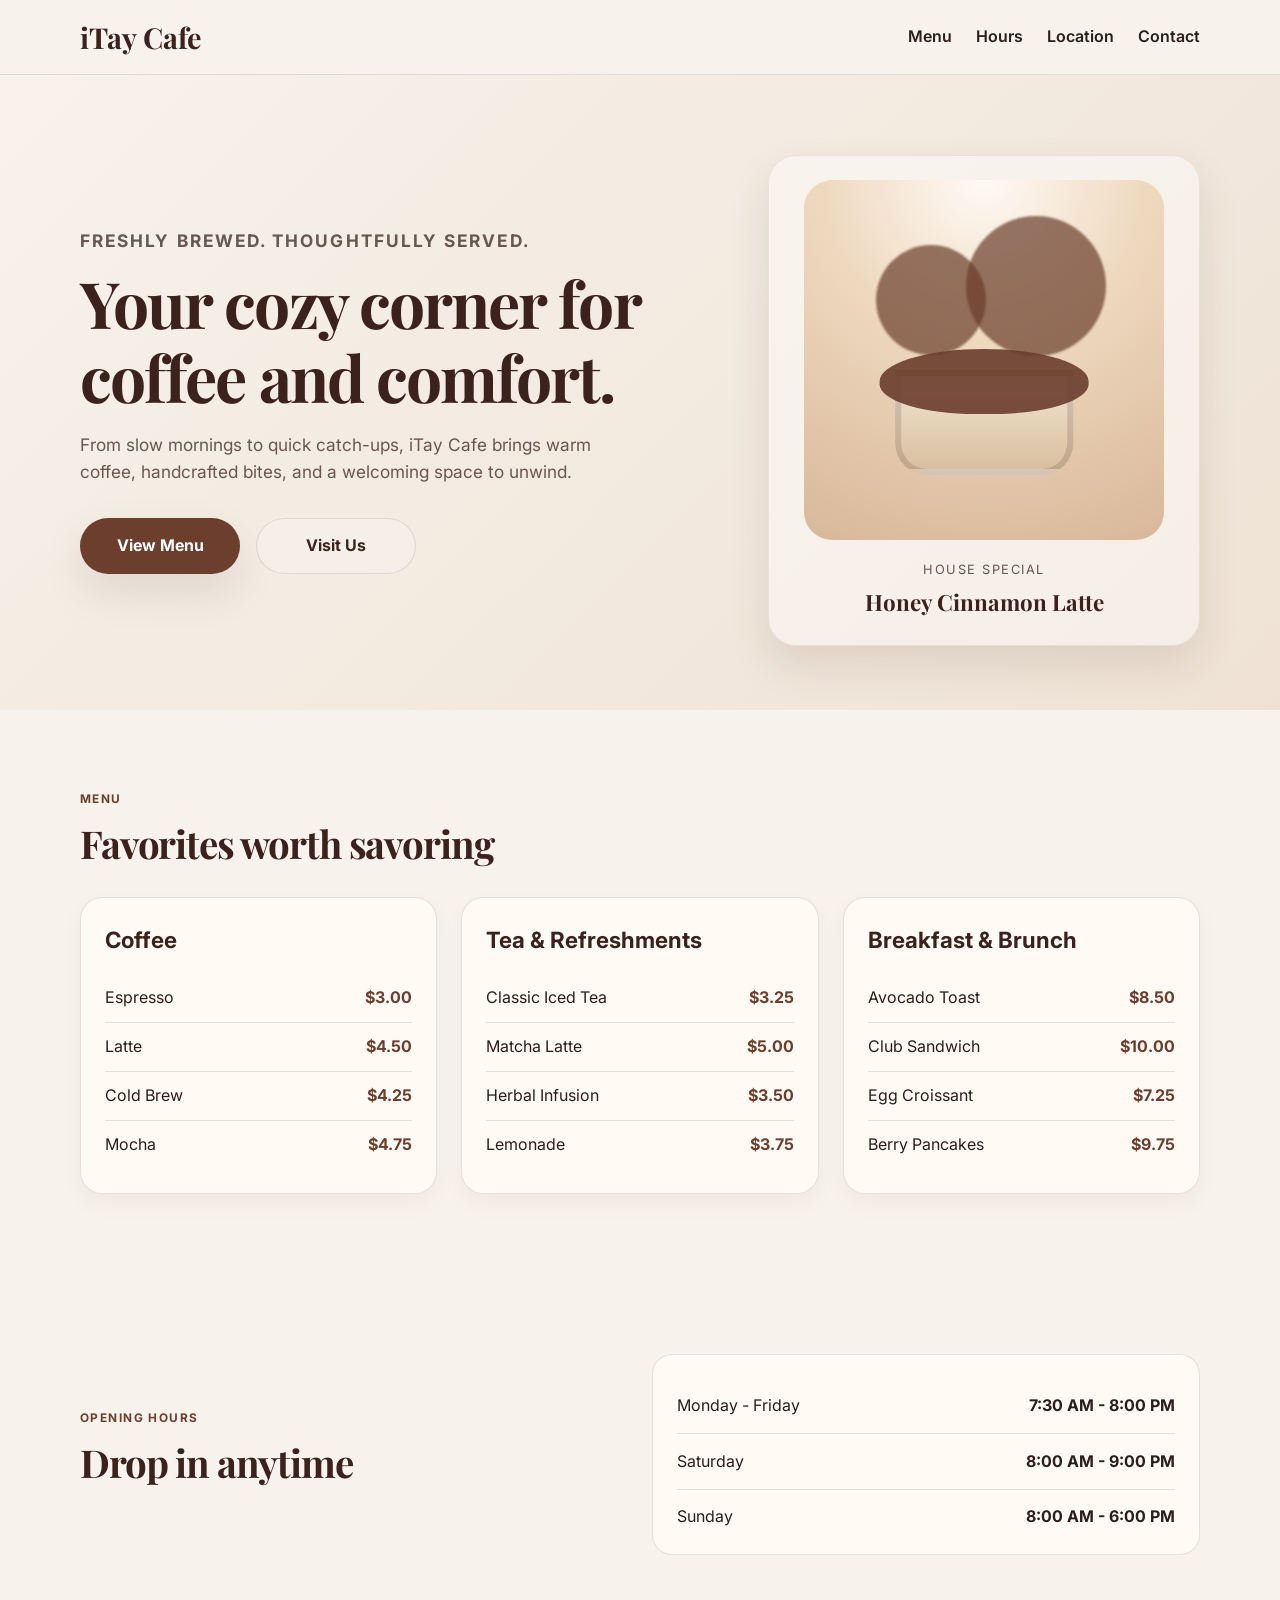
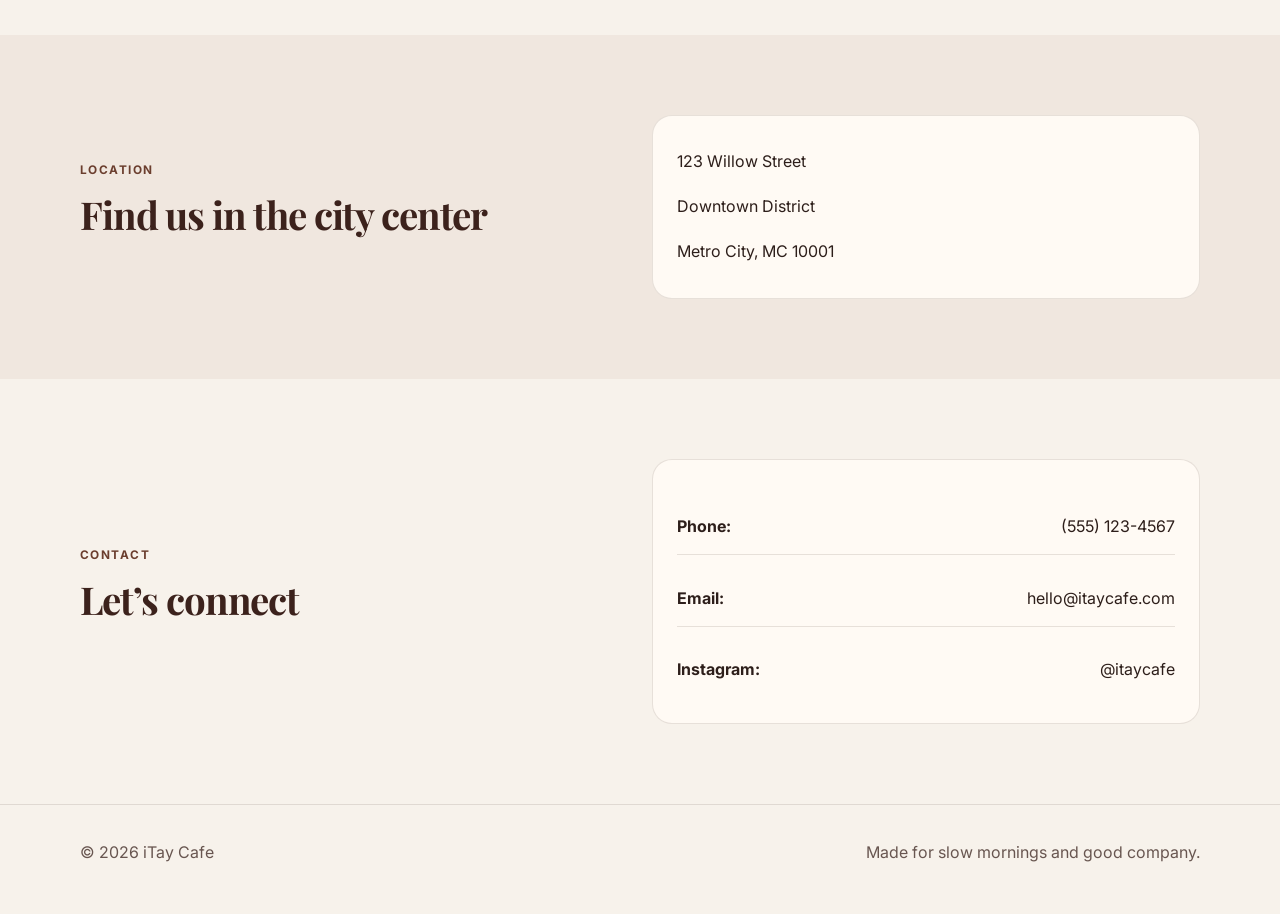
<file: .freebuff/index.html>
<!DOCTYPE html>
<html lang="en">
  <head>
    <meta charset="UTF-8" />
    <meta name="viewport" content="width=device-width, initial-scale=1.0" />
    <title>iTay Cafe</title>
    <meta
      name="description"
      content="iTay Cafe serves fresh coffee, brunch favorites, and cozy vibes in the heart of the city."
    />
    <link rel="preconnect" href="https://fonts.googleapis.com" />
    <link rel="preconnect" href="https://fonts.gstatic.com" crossorigin />
    <link
      href="https://fonts.googleapis.com/css2?family=Playfair+Display:wght@600;700&family=Inter:wght@400;500;600;700&display=swap"
      rel="stylesheet"
    />
    <link rel="stylesheet" href="styles.css" />
  </head>
  <body>
    <header class="site-header">
      <div class="container nav-bar">
        <div class="brand">iTay Cafe</div>
        <nav class="main-nav" aria-label="Main navigation">
          <a href="#menu">Menu</a>
          <a href="#hours">Hours</a>
          <a href="#location">Location</a>
          <a href="#contact">Contact</a>
        </nav>
      </div>
    </header>

    <main>
      <section class="hero">
        <div class="container hero-content">
          <div class="hero-copy">
            <p class="eyebrow">Freshly brewed. Thoughtfully served.</p>
            <h1>Your cozy corner for coffee and comfort.</h1>
            <p>
              From slow mornings to quick catch-ups, iTay Cafe brings warm coffee,
              handcrafted bites, and a welcoming space to unwind.
            </p>
            <div class="hero-actions">
              <a class="button primary" href="#menu">View Menu</a>
              <a class="button secondary" href="#location">Visit Us</a>
            </div>
          </div>
          <div class="hero-card" aria-label="Specialty coffee display">
            <div class="cup-art">
              <div class="coffee-splash splash-one"></div>
              <div class="coffee-splash splash-two"></div>
            </div>
            <div class="card-text">
              <span>House Special</span>
              <strong>Honey Cinnamon Latte</strong>
            </div>
          </div>
        </div>
      </section>

      <section id="menu" class="menu-section">
        <div class="container">
          <div class="section-heading">
            <p class="eyebrow">Menu</p>
            <h2>Favorites worth savoring</h2>
          </div>

          <div class="menu-grid">
            <article class="menu-card">
              <h3>Coffee</h3>
              <ul>
                <li><span>Espresso</span><strong>$3.00</strong></li>
                <li><span>Latte</span><strong>$4.50</strong></li>
                <li><span>Cold Brew</span><strong>$4.25</strong></li>
                <li><span>Mocha</span><strong>$4.75</strong></li>
              </ul>
            </article>

            <article class="menu-card">
              <h3>Tea &amp; Refreshments</h3>
              <ul>
                <li><span>Classic Iced Tea</span><strong>$3.25</strong></li>
                <li><span>Matcha Latte</span><strong>$5.00</strong></li>
                <li><span>Herbal Infusion</span><strong>$3.50</strong></li>
                <li><span>Lemonade</span><strong>$3.75</strong></li>
              </ul>
            </article>

            <article class="menu-card">
              <h3>Breakfast &amp; Brunch</h3>
              <ul>
                <li><span>Avocado Toast</span><strong>$8.50</strong></li>
                <li><span>Club Sandwich</span><strong>$10.00</strong></li>
                <li><span>Egg Croissant</span><strong>$7.25</strong></li>
                <li><span>Berry Pancakes</span><strong>$9.75</strong></li>
              </ul>
            </article>
          </div>
        </div>
      </section>

      <section id="hours" class="info-section">
        <div class="container info-grid">
          <div>
            <p class="eyebrow">Opening Hours</p>
            <h2>Drop in anytime</h2>
          </div>
          <ul class="hours-list">
            <li><span>Monday - Friday</span><strong>7:30 AM - 8:00 PM</strong></li>
            <li><span>Saturday</span><strong>8:00 AM - 9:00 PM</strong></li>
            <li><span>Sunday</span><strong>8:00 AM - 6:00 PM</strong></li>
          </ul>
        </div>
      </section>

      <section id="location" class="info-section alt">
        <div class="container info-grid">
          <div>
            <p class="eyebrow">Location</p>
            <h2>Find us in the city center</h2>
          </div>
          <div class="location-box">
            <p>123 Willow Street</p>
            <p>Downtown District</p>
            <p>Metro City, MC 10001</p>
          </div>
        </div>
      </section>

      <section id="contact" class="contact-section">
        <div class="container contact-wrap">
          <div>
            <p class="eyebrow">Contact</p>
            <h2>Let’s connect</h2>
          </div>
          <div class="contact-items">
            <p><strong>Phone:</strong> (555) 123-4567</p>
            <p><strong>Email:</strong> hello@itaycafe.com</p>
            <p><strong>Instagram:</strong> @itaycafe</p>
          </div>
        </div>
      </section>
    </main>

    <footer class="site-footer">
      <div class="container footer-inner">
        <p>© 2026 iTay Cafe</p>
        <p>Made for slow mornings and good company.</p>
      </div>
    </footer>
  </body>
</html>
</file>
<file: .freebuff/styles.css>
:root {
  --bg: #f7f2eb;
  --card: #fffaf4;
  --panel: #f1e3d2;
  --primary: #6b3e2e;
  --primary-dark: #3c221c;
  --accent: #d08d5f;
  --text: #2d1e1a;
  --muted: #685650;
  --line: rgba(58, 34, 28, 0.12);
  --shadow: 0 18px 40px rgba(76, 52, 42, 0.12);
}

* {
  box-sizing: border-box;
}

html {
  scroll-behavior: smooth;
}

body {
  margin: 0;
  font-family: "Inter", sans-serif;
  background: var(--bg);
  color: var(--text);
  line-height: 1.6;
}

img {
  max-width: 100%;
  display: block;
}

a {
  text-decoration: none;
}

.container {
  width: min(1120px, calc(100% - 2rem));
  margin: 0 auto;
}

.site-header {
  position: sticky;
  top: 0;
  z-index: 20;
  background: rgba(247, 242, 235, 0.9);
  backdrop-filter: blur(12px);
  border-bottom: 1px solid var(--line);
}

.nav-bar {
  display: flex;
  align-items: center;
  justify-content: space-between;
  min-height: 74px;
}

.brand {
  font-family: "Playfair Display", serif;
  font-size: clamp(1.8rem, 2vw, 2.4rem);
  color: var(--primary-dark);
  font-weight: 700;
}

.main-nav {
  display: flex;
  gap: 1.5rem;
  flex-wrap: wrap;
}

.main-nav a {
  color: var(--text);
  font-weight: 600;
}

.hero {
  padding: 5rem 0 4rem;
  background: linear-gradient(135deg, #f7f2eb 0%, #efe2d5 100%);
}

.hero-content {
  display: grid;
  grid-template-columns: 1.2fr 0.8fr;
  align-items: center;
  gap: 2.5rem;
}

.eyebrow {
  margin: 0 0 0.75rem;
  color: var(--primary);
  letter-spacing: 0.12em;
  text-transform: uppercase;
  font-size: 0.74rem;
  font-weight: 700;
}

.hero-copy h1,
.section-heading h2,
.info-grid h2,
.contact-wrap h2 {
  margin: 0 0 1rem;
  font-family: "Playfair Display", serif;
  line-height: 1.15;
  letter-spacing: -0.03em;
  color: var(--primary-dark);
}

.hero-copy h1 {
  font-size: clamp(2.8rem, 5vw, 5rem);
  max-width: 620px;
}

.hero-copy p {
  max-width: 540px;
  color: var(--muted);
  font-size: 1.08rem;
}

.hero-actions {
  display: flex;
  gap: 1rem;
  flex-wrap: wrap;
  margin-top: 2rem;
}

.button {
  display: inline-flex;
  align-items: center;
  justify-content: center;
  min-width: 160px;
  padding: 0.9rem 1.5rem;
  border-radius: 999px;
  font-weight: 700;
  transition: transform 0.2s ease, box-shadow 0.2s ease;
}

.button:hover {
  transform: translateY(-1px);
}

.button.primary {
  background: var(--primary);
  color: #fff;
  box-shadow: var(--shadow);
}

.button.secondary {
  color: var(--primary-dark);
  border: 1px solid var(--line);
  background: rgba(255, 255, 255, 0.2);
}

.hero-card {
  background: rgba(255, 255, 255, 0.42);
  border: 1px solid rgba(116, 84, 71, 0.1);
  border-radius: 28px;
  padding: 1.5rem;
  box-shadow: var(--shadow);
}

.cup-art {
  position: relative;
  width: min(100%, 360px);
  aspect-ratio: 1;
  margin: 0 auto 1.25rem;
  border-radius: 28px;
  background: radial-gradient(circle at top, #fffaf5 0%, #eed9bf 40%, #d9b799 100%);
  overflow: hidden;
}

.cup-art::before {
  content: "";
  position: absolute;
  left: 50%;
  bottom: 18%;
  width: 46%;
  height: 26%;
  transform: translateX(-50%);
  background: linear-gradient(180deg, #f2e5d3 0%, #d9bf9f 100%);
  border-radius: 0 0 32px 32px;
  border: 6px solid rgba(87, 59, 47, 0.18);
}

.cup-art::after {
  content: "";
  position: absolute;
  left: 50%;
  bottom: 35%;
  width: 58%;
  height: 18%;
  transform: translateX(-50%);
  background: rgba(107, 62, 46, 0.9);
  border-radius: 50% 50% 46% 46%;
}

.coffee-splash {
  position: absolute;
  background: rgba(106, 62, 43, 0.7);
  border-radius: 50%;
  filter: blur(1px);
}

.splash-one {
  width: 110px;
  height: 110px;
  top: 18%;
  left: 20%;
}

.splash-two {
  width: 140px;
  height: 140px;
  top: 10%;
  right: 16%;
}

.card-text {
  display: flex;
  flex-direction: column;
  align-items: center;
  text-align: center;
  gap: 0.3rem;
  color: var(--primary-dark);
}

.card-text span {
  font-size: 0.8rem;
  text-transform: uppercase;
  letter-spacing: 0.12em;
  color: var(--muted);
}

.card-text strong {
  font-size: 1.4rem;
  font-family: "Playfair Display", serif;
}

.menu-section,
.info-section,
.contact-section {
  padding: 5rem 0;
}

.section-heading {
  margin-bottom: 2rem;
}

.section-heading h2,
.info-grid h2,
.contact-wrap h2 {
  font-size: clamp(2rem, 3vw, 3rem);
}

.menu-grid {
  display: grid;
  grid-template-columns: repeat(3, minmax(0, 1fr));
  gap: 1.5rem;
}

.menu-card {
  background: var(--card);
  border: 1px solid var(--line);
  border-radius: 22px;
  padding: 1.5rem;
  box-shadow: 0 10px 25px rgba(44, 27, 24, 0.04);
}

.menu-card h3 {
  margin-top: 0;
  margin-bottom: 1rem;
  color: var(--primary-dark);
  font-size: 1.4rem;
}

.menu-card ul {
  list-style: none;
  margin: 0;
  padding: 0;
}

.menu-card li {
  display: flex;
  justify-content: space-between;
  gap: 1rem;
  padding: 0.7rem 0;
  border-bottom: 1px solid var(--line);
}

.menu-card li:last-child {
  border-bottom: none;
}

.menu-card span {
  color: var(--text);
}

.menu-card strong {
  color: var(--primary);
}

.info-section.alt {
  background: #f0e7df;
}

.info-grid,
.contact-wrap {
  display: grid;
  grid-template-columns: 1fr 1fr;
  gap: 1.5rem;
  align-items: center;
}

.hours-list,
.contact-items {
  list-style: none;
  margin: 0;
  padding: 0;
  background: var(--card);
  border: 1px solid var(--line);
  border-radius: 20px;
  padding: 1.5rem;
}

.hours-list li,
.contact-items p {
  display: flex;
  justify-content: space-between;
  gap: 1rem;
  padding: 0.9rem 0;
  border-bottom: 1px solid var(--line);
}

.hours-list li:last-child,
.contact-items p:last-child {
  border-bottom: none;
  padding-bottom: 0;
}

.location-box {
  background: var(--card);
  border: 1px solid var(--line);
  border-radius: 20px;
  padding: 1.5rem;
  color: var(--text);
}

.location-box p {
  margin: 0;
  padding: 0.6rem 0;
}

.site-footer {
  padding: 1.2rem 0 2rem;
  border-top: 1px solid var(--line);
}

.footer-inner {
  display: flex;
  justify-content: space-between;
  gap: 1rem;
  flex-wrap: wrap;
  color: var(--muted);
}

@media (max-width: 820px) {
  .hero-content,
  .menu-grid,
  .info-grid,
  .contact-wrap {
    grid-template-columns: 1fr;
  }

  .site-header {
    position: static;
  }

  .nav-bar {
    align-items: flex-start;
    flex-direction: column;
    gap: 0.8rem;
    padding: 0.9rem 0;
  }

  .main-nav {
    gap: 0.75rem 1.25rem;
  }

  .hero {
    padding-top: 3rem;
  }
}

@media (max-width: 480px) {
  .button {
    width: 100%;
  }

  .hero-actions {
    flex-direction: column;
  }

  .hours-list li,
  .contact-items p {
    flex-direction: column;
    align-items: flex-start;
  }
}
</file>
